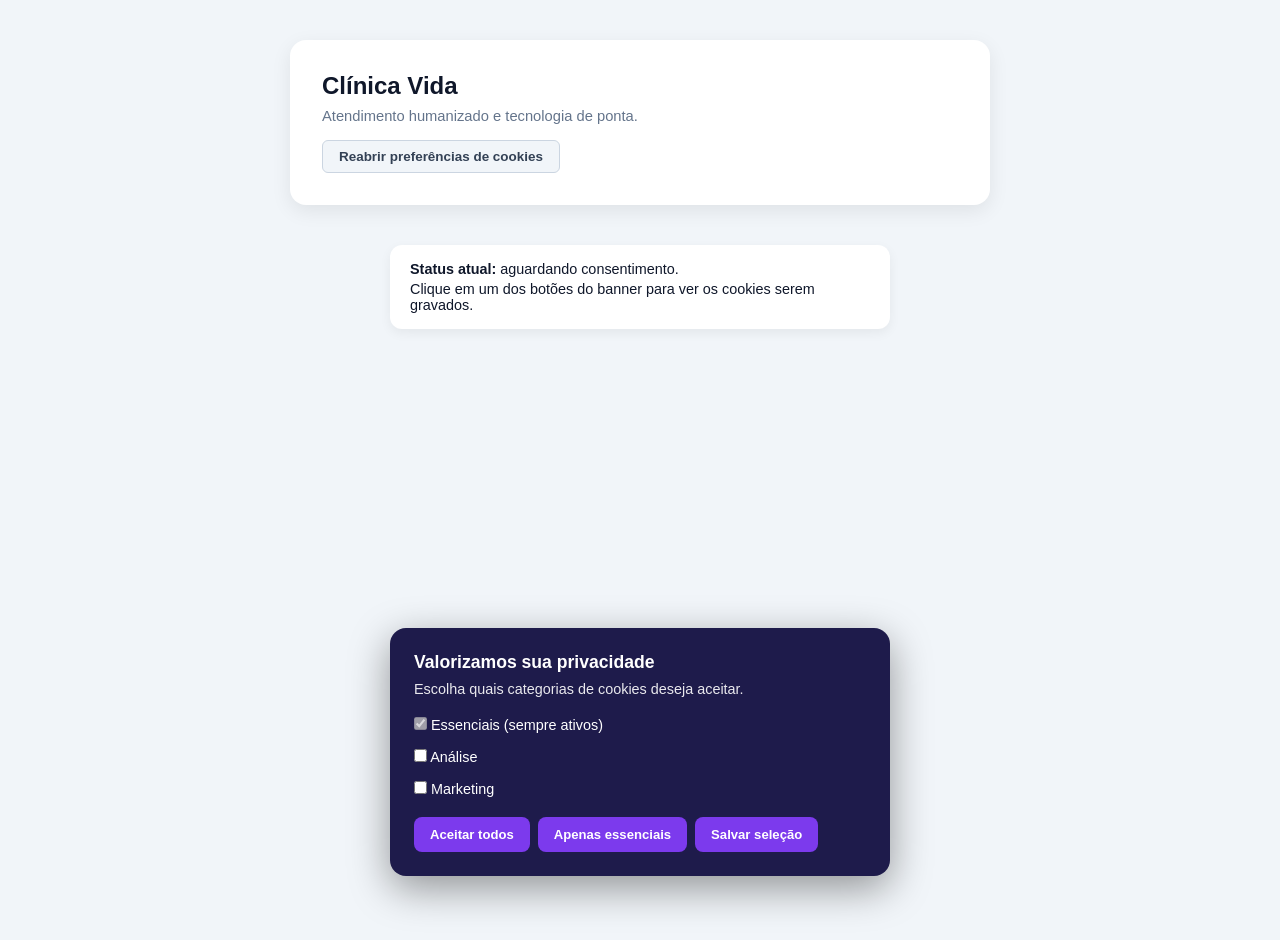
<file: FE10/banner-lgpd/index.html>
<!DOCTYPE html>
<html lang="pt-BR">
<head>
  <meta charset="UTF-8" />
  <meta name="viewport" content="width=device-width, initial-scale=1.0" />
  <title>Banner LGPD — Clínica Vida</title>
  <link rel="stylesheet" href="style.css" />
</head>
<body>
  <main class="conteudo">
    <h1>Clínica Vida</h1>
    <p>Atendimento humanizado e tecnologia de ponta.</p>
    <button onclick="reabrirPreferencias()">Reabrir preferências de cookies</button>
  </main>

  <!-- Banner LGPD -->
  <div class="banner" id="banner">
    <h2>Valorizamos sua privacidade</h2>
    <p>Escolha quais categorias de cookies deseja aceitar.</p>

    <label>
      <input type="checkbox" checked disabled />
      Essenciais (sempre ativos)
    </label>
    <label>
      <input type="checkbox" id="chk-analise" />
      Análise
    </label>
    <label>
      <input type="checkbox" id="chk-marketing" />
      Marketing
    </label>

    <div class="banner-botoes">
      <button onclick="aceitarTodos()">Aceitar todos</button>
      <button onclick="aceitarApenasEssenciais()">Apenas essenciais</button>
      <button onclick="salvarSelecao()">Salvar seleção</button>
    </div>
  </div>

  <!-- Painel de status -->
  <div class="painel-status" id="painel-status"></div>

  <script src="script.js"></script>
</body>
</html>
</file>
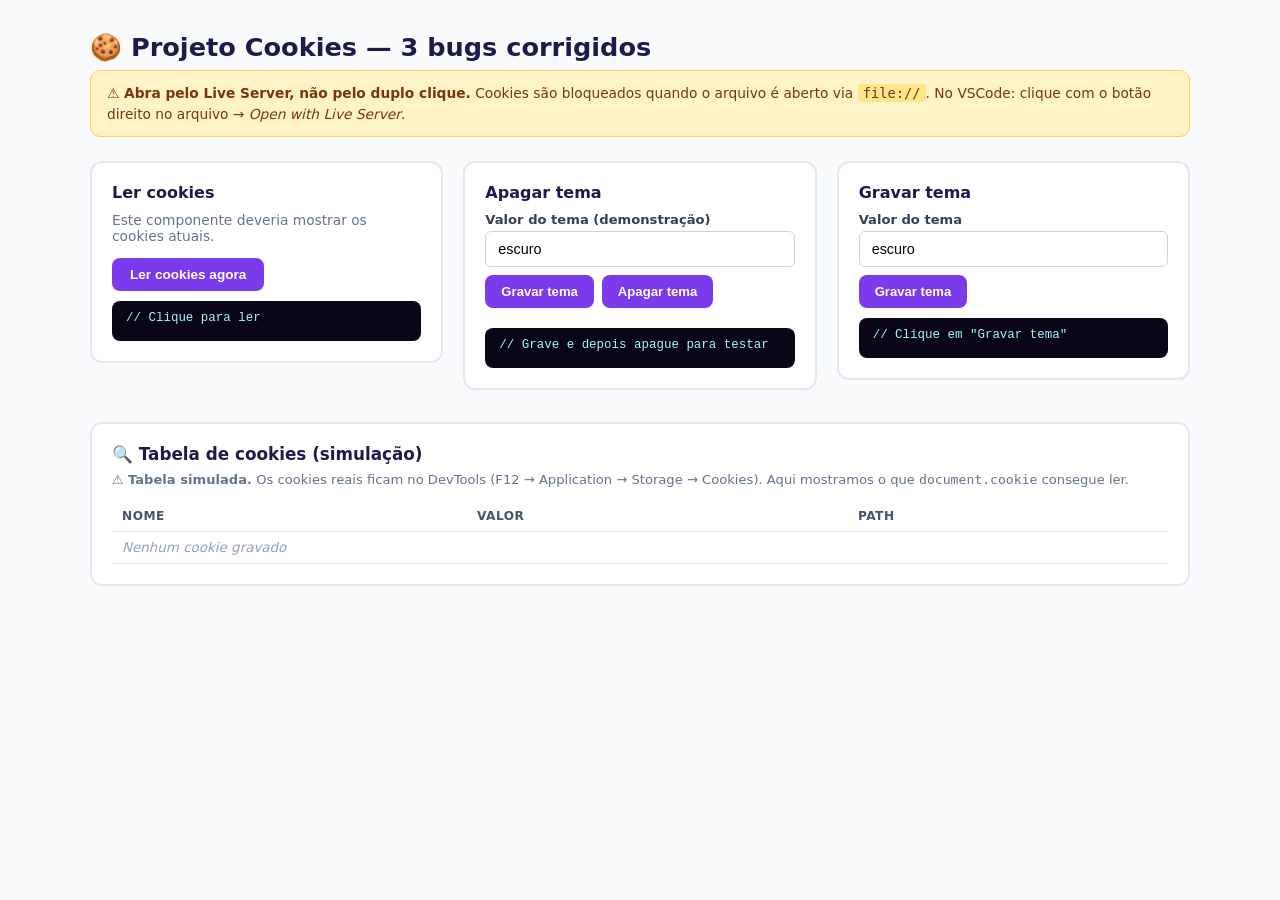
<file: FE10/projeto-cookies.html>
<!DOCTYPE html>
<html lang="pt-BR">
<head>
  <meta charset="UTF-8" />
  <meta name="viewport" content="width=device-width, initial-scale=1.0" />
  <title>Projeto Cookies — 3 bugs corrigidos</title>
  <style>
    * {
      box-sizing: border-box;
    }

    body {
      font-family: system-ui, -apple-system, "Segoe UI", Roboto, sans-serif;
      background: #f8fafc;
      color: #0f172a;
      margin: 0;
      padding: 32px 20px 64px;
    }

    .pagina {
      max-width: 1100px;
      margin: 0 auto;
    }

    h1 {
      font-size: 1.6rem;
      color: #1e1b4b;
      margin: 0 0 8px;
    }

    .aviso {
      background: #fef3c7;
      border: 1px solid #fcd34d;
      color: #78350f;
      border-radius: 10px;
      padding: 12px 16px;
      font-size: 0.86rem;
      line-height: 1.5;
      margin-bottom: 24px;
    }

    .aviso code {
      background: #fde68a;
      padding: 1px 5px;
      border-radius: 4px;
    }

    .grade {
      display: flex;
      flex-wrap: wrap;
      gap: 20px;
      align-items: flex-start;
      margin-bottom: 32px;
    }

    /* Componentes */
    .demo-ler,
    .demo-apagar,
    .demo-gravar {
      background: #ffffff;
      border: 2px solid #e2e8f0;
      border-radius: 12px;
      padding: 20px;
      max-width: 480px;
      flex: 1 1 320px;
    }

    .demo-ler h3,
    .demo-apagar h3,
    .demo-gravar h3 {
      font-size: 1rem;
      margin: 0 0 10px;
      color: #1e1b4b;
    }

    .demo-ler p {
      font-size: 0.86rem;
      color: #64748b;
      margin: 0 0 14px;
    }

    .demo-apagar label,
    .demo-gravar label {
      display: block;
      font-weight: 700;
      font-size: 0.82rem;
      color: #334155;
      margin-bottom: 4px;
    }

    .demo-apagar input,
    .demo-gravar input {
      width: 100%;
      padding: 9px 12px;
      border: 1px solid #cbd5e1;
      border-radius: 6px;
      font-size: 0.9rem;
      margin-bottom: 8px;
    }

    .demo-ler button,
    .demo-apagar button,
    .demo-gravar button {
      background: #7c3aed;
      color: #ffffff;
      border: none;
      padding: 9px 18px;
      border-radius: 8px;
      font-weight: 700;
      cursor: pointer;
      font-size: 0.85rem;
      margin-bottom: 10px;
    }

    .demo-apagar button,
    .demo-gravar button {
      font-size: 0.82rem;
      padding: 9px 16px;
    }

    .demo-ler button:hover,
    .demo-apagar button:hover,
    .demo-gravar button:hover {
      background: #6d28d9;
    }

    .btns {
      display: flex;
      gap: 8px;
      flex-wrap: wrap;
      margin-bottom: 10px;
    }

    .terminal {
      background: #0b0518;
      color: #a5f3fc;
      padding: 10px 14px;
      border-radius: 8px;
      font-family: "Courier New", monospace;
      font-size: 0.78rem;
      min-height: 40px;
      word-break: break-all;
    }

    /* Tabela de cookies simulada */
    .tabela-cookies {
      background: #ffffff;
      border: 2px solid #e2e8f0;
      border-radius: 12px;
      padding: 20px;
    }

    .tabela-cookies h2 {
      font-size: 1.05rem;
      color: #1e1b4b;
      margin: 0 0 8px;
    }

    .tabela-cookies .nota {
      font-size: 0.82rem;
      color: #64748b;
      margin: 0 0 14px;
    }

    .tabela-cookies table {
      width: 100%;
      border-collapse: collapse;
      font-size: 0.84rem;
    }

    .tabela-cookies th,
    .tabela-cookies td {
      text-align: left;
      padding: 8px 10px;
      border-bottom: 1px solid #e2e8f0;
      word-break: break-all;
    }

    .tabela-cookies th {
      color: #475569;
      font-size: 0.76rem;
      text-transform: uppercase;
      letter-spacing: 0.04em;
    }

    .tabela-cookies td.vazio {
      color: #94a3b8;
      font-style: italic;
    }
  </style>
</head>
<body>
  <div class="pagina">
    <h1>🍪 Projeto Cookies — 3 bugs corrigidos</h1>

    <div class="aviso">
      <strong>⚠️ Abra pelo Live Server, não pelo duplo clique.</strong>
      Cookies são bloqueados quando o arquivo é aberto via <code>file://</code>.
      No VSCode: clique com o botão direito no arquivo → <em>Open with Live Server</em>.
    </div>

    <div class="grade">
      <!-- 1. Ler cookies -->
      <div class="demo-ler">
        <h3>Ler cookies</h3>
        <p>Este componente deveria mostrar os cookies atuais.</p>
        <button onclick="lerCookies()">Ler cookies agora</button>
        <div class="terminal" id="demo-ler">// Clique para ler</div>
      </div>

      <!-- 2. Apagar tema -->
      <div class="demo-apagar">
        <h3>Apagar tema</h3>
        <label for="demo-tema-apagar">Valor do tema (demonstração)</label>
        <input type="text" id="demo-tema-apagar" value="escuro" />
        <div class="btns">
          <button onclick="gravarTemaParaApagar()">Gravar tema</button>
          <button onclick="apagarTema()">Apagar tema</button>
        </div>
        <div class="terminal" id="demo-tema-resultado">// Grave e depois apague para testar</div>
      </div>

      <!-- 3. Gravar tema -->
      <div class="demo-gravar">
        <h3>Gravar tema</h3>
        <label for="tema">Valor do tema</label>
        <input type="text" id="tema" value="escuro" />
        <button onclick="gravarTema()">Gravar tema</button>
        <div class="terminal" id="demo-gravar-resultado">// Clique em "Gravar tema"</div>
      </div>
    </div>

    <!-- Tabela de cookies simulada -->
    <div class="tabela-cookies">
      <h2>🔍 Tabela de cookies (simulação)</h2>
      <p class="nota">
        ⚠️ <strong>Tabela simulada.</strong> Os cookies reais ficam no DevTools
        (F12 → Application → Storage → Cookies). Aqui mostramos o que
        <code>document.cookie</code> consegue ler.
      </p>
      <table>
        <thead>
          <tr>
            <th>Nome</th>
            <th>Valor</th>
            <th>Path</th>
          </tr>
        </thead>
        <tbody id="tabela-cookies-corpo">
          <tr>
            <td colspan="3" class="vazio">Nenhum cookie gravado</td>
          </tr>
        </tbody>
      </table>
    </div>
  </div>

  <script>
    function lerCookies() {
      var atual = document.cookie;
      document.getElementById("demo-ler").innerHTML = atual
        ? "Cookies: " + atual
        : "(nenhum cookie)";
      atualizarTabela();
    }

    function gravarTema() {
      var valor = document.getElementById("tema").value;
      document.cookie = "tema=" + encodeURIComponent(valor) + "; max-age=3600; path=/";
      document.getElementById("demo-gravar-resultado").innerHTML =
        "Cookie tema=" + valor + " gravado";
      atualizarTabela();
    }

    function gravarTemaParaApagar() {
      var valor = document.getElementById("demo-tema-apagar").value;
      document.cookie = "tema=" + encodeURIComponent(valor) + "; max-age=3600; path=/";
      document.getElementById("demo-tema-resultado").innerHTML =
        "Cookie tema=" + valor + " gravado";
      atualizarTabela();
    }

    function apagarTema() {
      document.cookie = "tema=; max-age=0; path=/; SameSite=Lax";
      document.getElementById("demo-tema-resultado").innerHTML =
        "Cookie tema apagado";
      atualizarTabela();
    }

    function atualizarTabela() {
      var corpo = document.getElementById("tabela-cookies-corpo");
      var cookies = document.cookie ? document.cookie.split(";") : [];
      var linhas = [];

      for (var i = 0; i < cookies.length; i++) {
        var par = cookies[i].trim();
        if (!par) {
          continue;
        }
        var separador = par.indexOf("=");
        var nome = separador > -1 ? par.slice(0, separador) : par;
        var valor = separador > -1 ? par.slice(separador + 1) : "";
        try {
          valor = decodeURIComponent(valor);
        } catch (e) {
          /* mantém o valor bruto se não for decodificável */
        }
        linhas.push(
          "<tr><td>" + escaparHtml(nome) + "</td><td>" +
          escaparHtml(valor) + "</td><td>/</td></tr>"
        );
      }

      corpo.innerHTML = linhas.length
        ? linhas.join("")
        : '<tr><td colspan="3" class="vazio">Nenhum cookie gravado</td></tr>';
    }

    function escaparHtml(texto) {
      return String(texto)
        .replace(/&/g, "&amp;")
        .replace(/</g, "&lt;")
        .replace(/>/g, "&gt;")
        .replace(/"/g, "&quot;")
        .replace(/'/g, "&#39;");
    }

    atualizarTabela();
  </script>
</body>
</html>
</file>
<file: FE10/banner-lgpd/style.css>
* {
  margin: 0;
  padding: 0;
  box-sizing: border-box;
}

body {
  font-family: "Segoe UI", sans-serif;
  background: #f1f5f9;
  color: #0f172a;
  min-height: 100vh;
}

.conteudo {
  max-width: 700px;
  margin: 40px auto;
  padding: 32px;
  background: #fff;
  border-radius: 16px;
  box-shadow: 0 6px 20px rgba(0, 0, 0, 0.08);
}

.conteudo h1 {
  font-size: 1.5rem;
  color: #0f172a;
  margin-bottom: 8px;
}

.conteudo p {
  color: #64748b;
  font-size: 0.92rem;
  margin-bottom: 16px;
}

.conteudo button {
  background: #f1f5f9;
  color: #334155;
  border: 1px solid #cbd5e1;
  padding: 8px 16px;
  border-radius: 6px;
  font-weight: 700;
  cursor: pointer;
  font-size: 0.84rem;
}

.conteudo button:hover {
  background: #e2e8f0;
}

.banner {
  position: fixed;
  bottom: 24px;
  left: 50%;
  transform: translateX(-50%);
  max-width: 500px;
  width: 90%;
  background: #1e1b4b;
  color: #fff;
  padding: 24px;
  border-radius: 16px;
  box-shadow: 0 12px 40px rgba(0, 0, 0, 0.4);
  z-index: 100;
}

.banner h2 {
  font-size: 1.1rem;
  margin-bottom: 8px;
}

.banner p {
  font-size: 0.9rem;
  opacity: 0.9;
  margin-bottom: 12px;
}

.banner label {
  display: block;
  padding: 8px 0;
  font-size: 0.9rem;
  cursor: pointer;
}

.banner-botoes {
  display: flex;
  gap: 8px;
  flex-wrap: wrap;
  margin-top: 12px;
}

.banner-botoes button {
  padding: 10px 16px;
  border-radius: 8px;
  border: none;
  font-weight: 700;
  font-size: 0.82rem;
  cursor: pointer;
  font-family: inherit;
  background: #7c3aed;
  color: #fff;
  transition: 0.2s;
}

.banner-botoes button:hover {
  background: #6d28d9;
}

.painel-status {
  max-width: 500px;
  margin: 20px auto;
  padding: 16px 20px;
  background: #fff;
  border-radius: 12px;
  box-shadow: 0 4px 12px rgba(0, 0, 0, 0.06);
  font-size: 0.9rem;
}

.painel-status p + p {
  margin-top: 4px;
}

.oculto {
  display: none !important;
}
</file>
